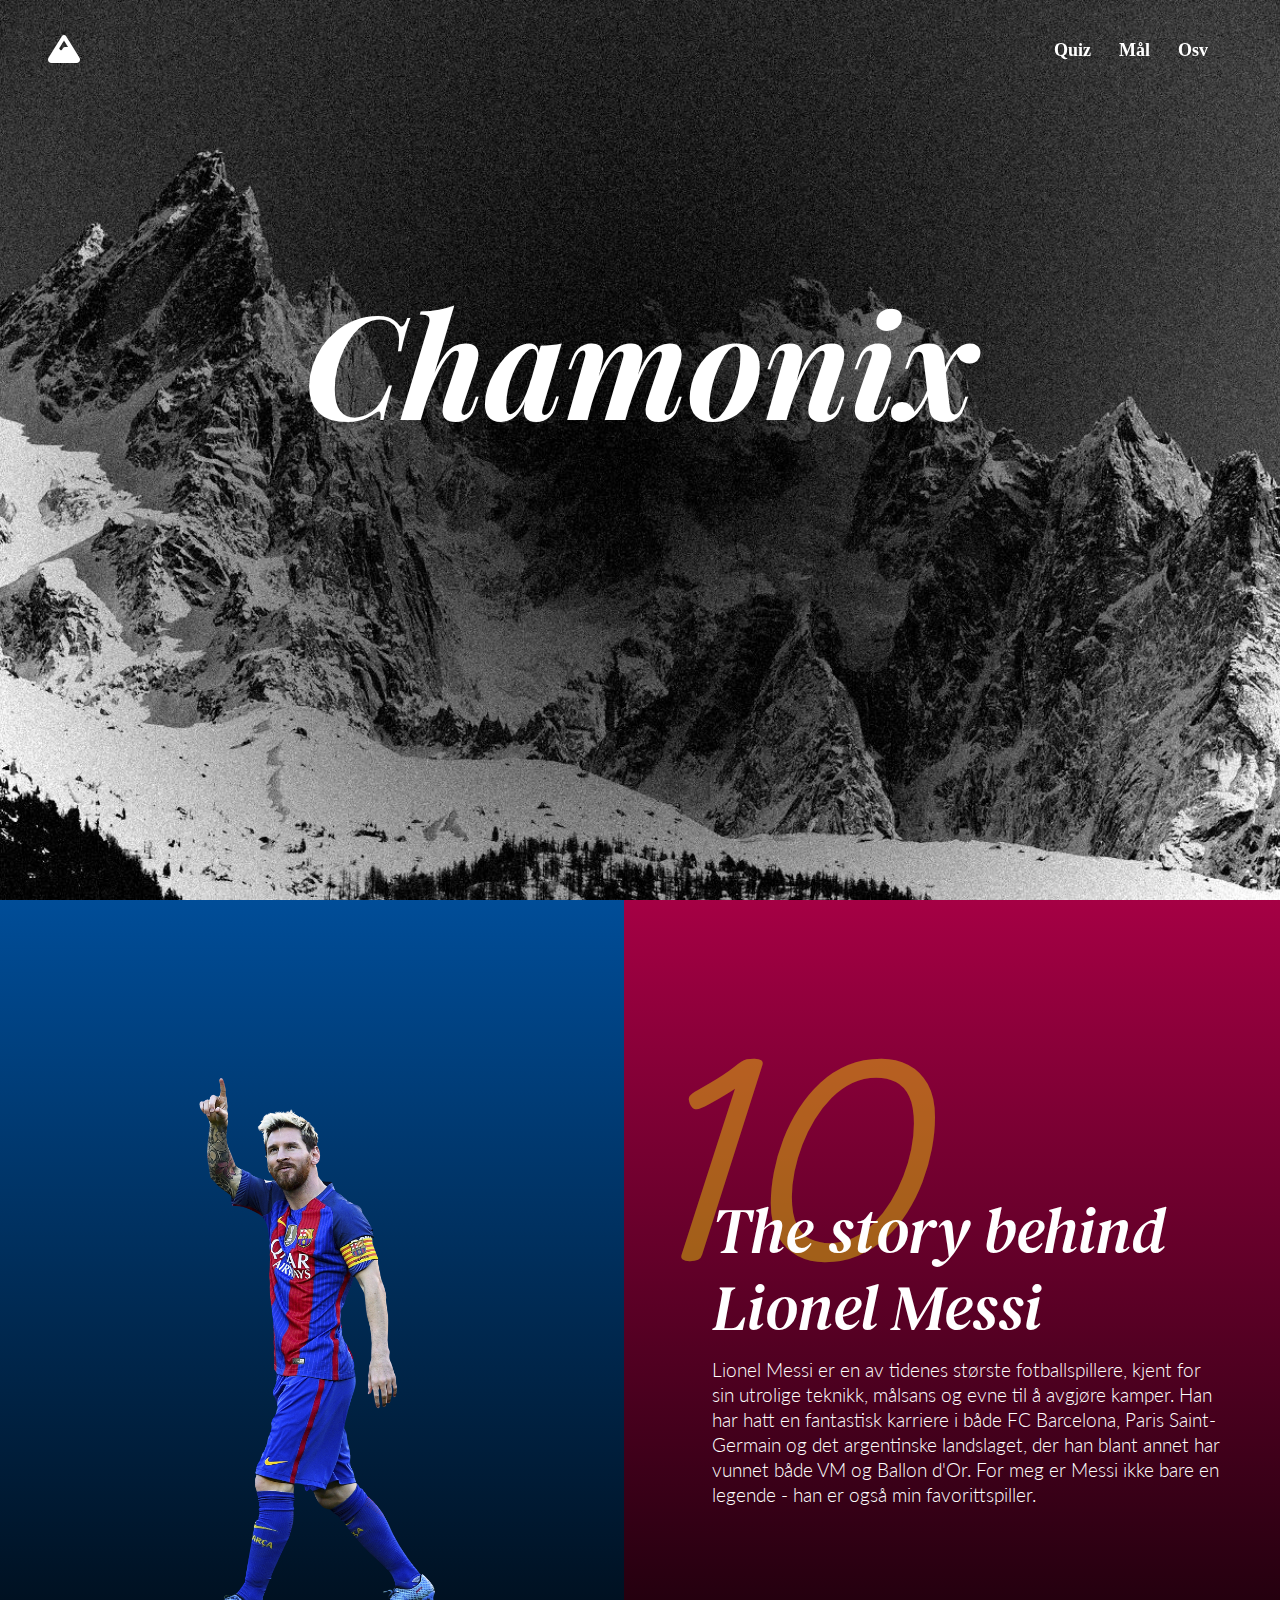
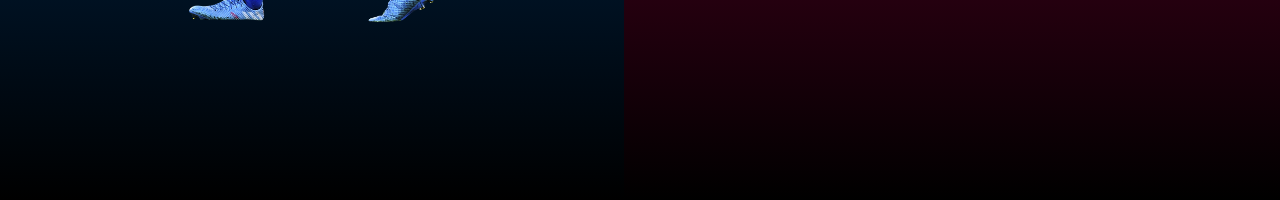
<file: index.html>
<!DOCTYPE html>
<html lang="en">

<head>
    <meta charset="UTF-8">
    <meta name="viewport" content="width=device-width, initial-scale=1.0">
    <title>Index</title>
    <link rel="stylesheet" href="reset.css">
    <link rel="stylesheet" href="style.css">
    <script href="script.js"></script>
    <link rel="stylesheet" href="https://cdnjs.cloudflare.com/ajax/libs/font-awesome/6.7.2/css/all.min.css"
        integrity="sha512-Evv84Mr4kqVGRNSgIGL/F/aIDqQb7xQ2vcrdIwxfjThSH8CSR7PBEakCr51Ck+w+/U6swU2Im1vVX0SVk9ABhg=="
        crossorigin="anonymous" referrerpolicy="no-referrer" />
    <link rel="preconnect" href="https://fonts.googleapis.com">
    <link rel="preconnect" href="https://fonts.gstatic.com" crossorigin>
    <link
        href="https://fonts.googleapis.com/css2?family=Cal+Sans&family=DM+Serif+Text:ital@1&family=Lato:wght@300&family=Playfair+Display:ital,wght@1,800&family=Playwrite+DK+Loopet:wght@100..400&display=swap"
        rel="stylesheet">
</head>

<body>
    <nav>
        <div class="nav-container">
            <a href="index.html" class="logo"><i class="fa-solid fa-mountain"></i></i></a>

            <div class="link-container">
                <a href="">Quiz</a>
                <a href="">Mål</a>
                <a href="">Osv</a>
            </div>
        </div>
    </nav>

    <div class="forside">
        <div class="forside-bilde">
            <img src="mont_blanc_cinematic_bw.jpg" alt="fjell">
        </div>

        <div class="overskrift">
            <h1>Chamonix</h1>
        </div>
    </div>

    <div class="master-container">

        <div class="bilde-container">
            <img src="messi-stående.png" alt="Messi">
        </div>

        <div class="innhold">
            <div class="tall">10</div>

            <div class="tekst-innhold">
                <div class="tittel">
                    The story behind <br>Lionel Messi
                </div>

                <p class="beskrivelse">
                    Lionel Messi er en av tidenes største fotballspillere, kjent for sin utrolige teknikk, målsans og
                    evne til å avgjøre kamper. Han har hatt en fantastisk karriere i både FC Barcelona, Paris
                    Saint-Germain og det argentinske landslaget, der han blant annet har vunnet både VM og Ballon d'Or.
                    For meg er Messi ikke bare en legende - han er også min favorittspiller.
                </p>
            </div>
        </div>
    </div>
</body>

</html>
</file>
<file: style.css>
::-webkit-scrollbar {
    display: none;
}

nav {
    position: fixed;
    top: 0;
    width: 100%;
    padding: 2rem 3rem;
    z-index: 10;
    background-color: none;
}

.nav-container {
    display: flex;
    justify-content: space-between;
    align-items: center;
    margin: 0 auto;
    color: #fff;
}

.logo {
    font-size: 2rem;
    text-shadow: 0 1px 2px rgba(0, 0, 0, 0.2);
}

.link-container>a {
    margin-right: 1.5rem;
    text-decoration: none;
    text-shadow: 0 1px 2px rgba(0, 0, 0, 0.2);
    font-weight: bold;
    font-size: large;
}

.forside {
    position: relative;
    height: 100vh;
    width: 100%;
    overflow: hidden;
}

.forside-bilde {
    position: absolute;
    top: 0;
    left: 0;
    height: 100%;
    width: 100%;
    object-fit: cover;
    z-index: -1;
}

.forside-bilde>img {
    height: 100%;
    width: 100%;
    object-fit: cover;
}

.overskrift {
    font-family: "Playfair Display", serif;
    font-optical-sizing: auto;
    font-weight: 700;
    font-style: italic;
    position: absolute;
    top: 40%;
    left: 50%;
    transform: translate(-50%, -50%);
    text-align: center;
    color: #fff;
    font-size: 9rem;
}

.quote {
    font-family: "DM Serif Text", serif;
    font-weight: 400;
    font-style: italic;
    position: absolute;
    bottom: 25%;
    left: 50%;
    transform: translate(-50%, -50%);
    font-size: medium;
    color: #fff;
    text-align: center;
    font-size: 1.2rem;

}

.master-container {
    display: flex;
    min-height: 100vh;
}

.bilde-container {
    flex: 1;
    display: flex;
    justify-content: center;
    align-items: center;
    padding: 2rem;
    background: linear-gradient(180deg, #004d98, #000);
}

.bilde-container>img {
    max-width: 100%;
    max-height: 34rem;
    object-fit: cover;
}

.innhold {
    flex: 1;
    display: flex;
    justify-content: center;
    align-items: center;
    padding: 3rem;
    position: relative;
    overflow: hidden;
    background: linear-gradient(180deg, #a50044, #000);
}

.tall {
    font-family: "Playwrite DK Loopet", cursive;
    font-optical-sizing: auto;
    font-weight: bold;
    font-style: normal;
    font-size: 14rem;
    position: absolute;
    z-index: 1;
    left: 1.8rem;
    top: 8%;
    opacity: 0.4;
    color: #ffed02;
}

.tekst-innhold {
    position: relative;
    z-index: 2;
    margin-left: 2rem;
    max-width: 32rem;
    /*top: 8%;*/
    color: #fff;
}

.tittel {
    font-family: "DM Serif Text", serif;
    font-weight: 400;
    font-style: italic;
    font-size: 4rem;
    margin-bottom: 0.8rem;
    line-height: 1.2;
    white-space: nowrap;
}

.beskrivelse {
    font-family: "Lato", sans-serif;
    font-weight: 300;
    font-style: normal;
    font-size: 1.2rem;
    line-height: 1.3;
}
</file>
